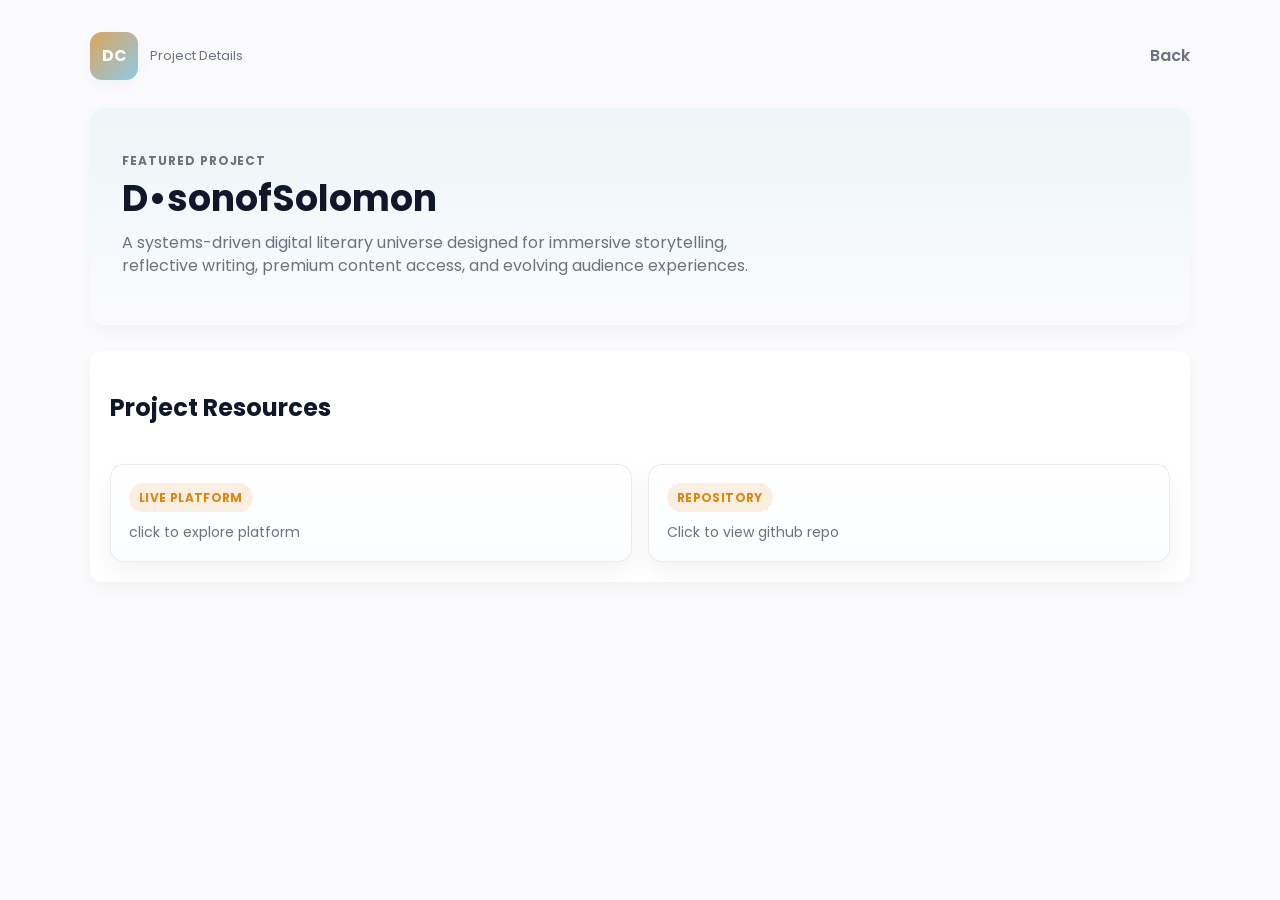
<file: dsonofsolomon-scroll.html>
<!DOCTYPE html>
<html lang="en">
  <head>
    <meta charset="UTF-8" />
    <meta name="viewport" content="width=device-width, initial-scale=1.0" />
    <title>Project Details</title>
    <meta
      name="description"
      content="TamNet project details, supporting links, and recruiter-facing resources."
    />
    <link rel="stylesheet" href="styles.css" />
  </head>

  <body>
    <div class="wrap">
      <header>
        <div class="brand">
          <div class="logo">DC</div>
          <div>
            
            <div style="font-size: 13px; color: var(--muted)">
               Project Details
            </div>
          </div>
        </div>
        <nav aria-label="Project navigation">
          <a href="index.html">Back</a>
        </nav>
      </header>

      <main>
        <section class="hero" aria-labelledby="tamnet-details-title">
          <div class="hero-left">
            <p class="eyebrow">Featured Project</p>
            <h1 id="tamnet-details-title">D•sonofSolomon</h1>
            <p>
                A systems-driven digital literary universe designed for
                immersive storytelling, reflective writing, premium content
                access, and evolving audience experiences.
            </p>
          </div>
        </section>

        <section class="section" aria-labelledby="resources-title">
          <div class="section-head">
            <div>
              <h2 id="resources-title">Project Resources</h2>
              <p class="small"></p>
            </div>
          </div>

          <div class="detail-grid" role="list">
            <a class="detail-card" href="https://dsonofsolomon.com">
              <span class="detail-type">Live Platform</span>
              <h3></h3>
              <p>click to explore platform</p>
            </a>

            <a class="detail-card" href="https://github.com/DSonOfSolomon/dsonofsolomon-scroll">
              <span class="detail-type">Repository</span>
              <h3></h3>
              <p>
                Click to view github repo
              </p>
            </a>
          </div>
        </section>
      </main>
    </div>

    <script src="scripts.js"></script>
  </body>
</html>
</file>
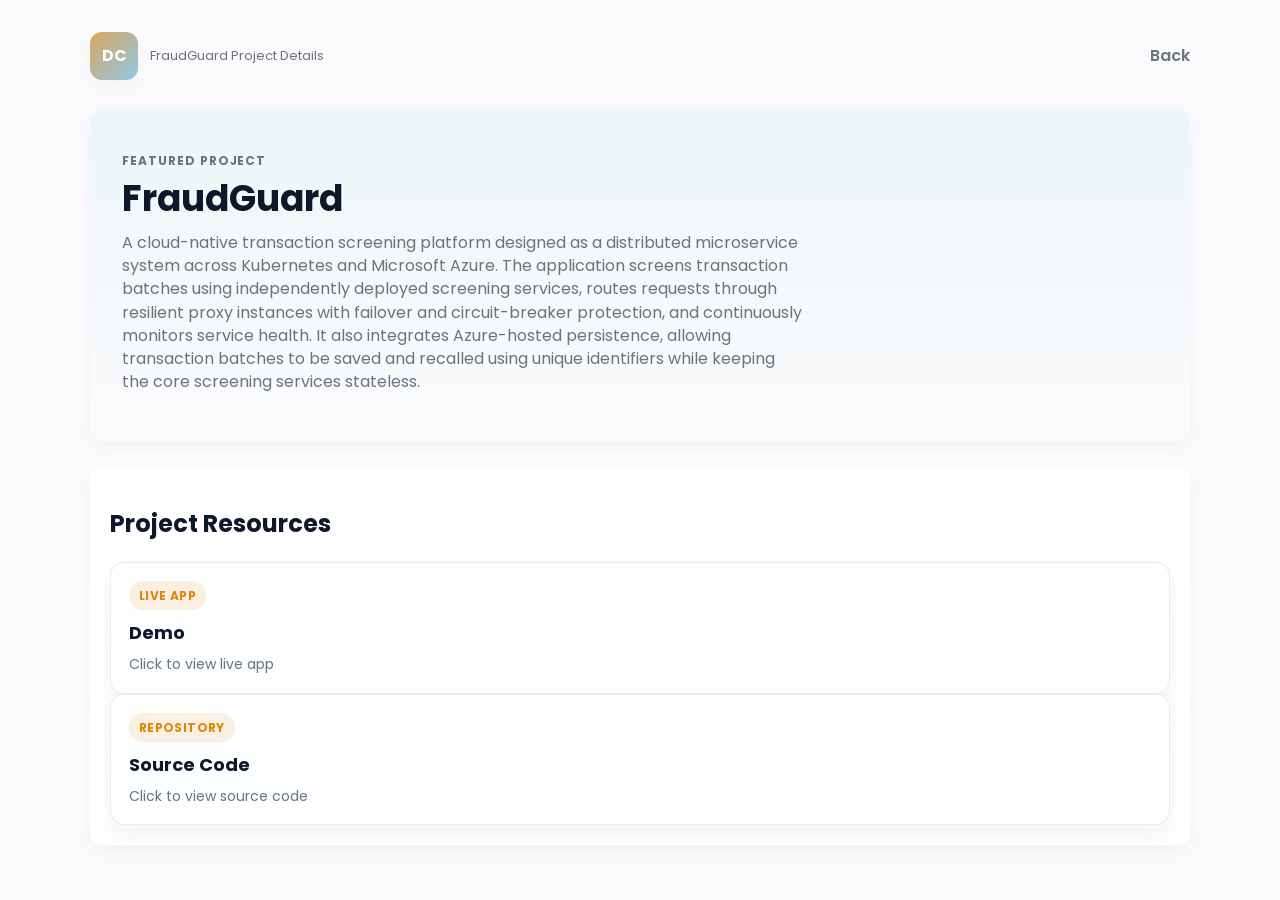
<file: fraudguard.html>
<!DOCTYPE html>
<html lang="en">
  <head>
    <meta charset="UTF-8" />
    <meta name="viewport" content="width=device-width, initial-scale=1.0" />
    <title>FraudGuard Project Details</title>
    <meta
      name="description"
      content="FraudGuard project details, supporting links, and recruiter-facing resources."
    />
    <link rel="stylesheet" href="styles.css" />
  </head>

  <body>
    <div class="wrap">
      <header>
        <div class="brand">
          <div class="logo">DC</div>
          <div>
            <div style="font-size: 13px; color: var(--muted)">
              FraudGuard Project Details
            </div>
          </div>
        </div>
        <nav aria-label="Project navigation">
          <a href="index.html">Back</a>
        </nav>
      </header>

      <main>
        <section class="hero" aria-labelledby="fraudguard-details-title">
          <div class="hero-left">
            <p class="eyebrow">Featured Project</p>
            <h1 id="fraudguard-details-title">FraudGuard</h1>
            <p>
                A cloud-native transaction screening platform designed as a distributed
    microservice system across Kubernetes and Microsoft Azure. The application
    screens transaction batches using independently deployed screening services,
    routes requests through resilient proxy instances with failover and
    circuit-breaker protection, and continuously monitors service health.
    It also integrates Azure-hosted persistence, allowing transaction batches
    to be saved and recalled using unique identifiers while keeping the core
    screening services stateless.
            </p>
          </div>
        </section>

        <section class="section" aria-labelledby="resources-title">
          <div class="section-head">
            <div>
              <h2 id="resources-title">Project Resources</h2>
              <p class="small">
               
              </p>
            </div>
          </div>

            <a class="detail-card" href="http://frontend40490439.qpc.qubcloud.uk/">
              <span class="detail-type">Live App</span>
              <h3>Demo</h3>
              <p>Click to view live app</p>
            </a>

            <a class="detail-card" href="https://github.com/DanielChioma/fraudguard-project">
              <span class="detail-type">Repository</span>
              <h3>Source Code</h3>
              <p>Click to view source code</p>
            </a>
            </a>
          </div>
        </section>
      </main>
    </div>

    <script src="scripts.js"></script>
  </body>
</html>
</file>
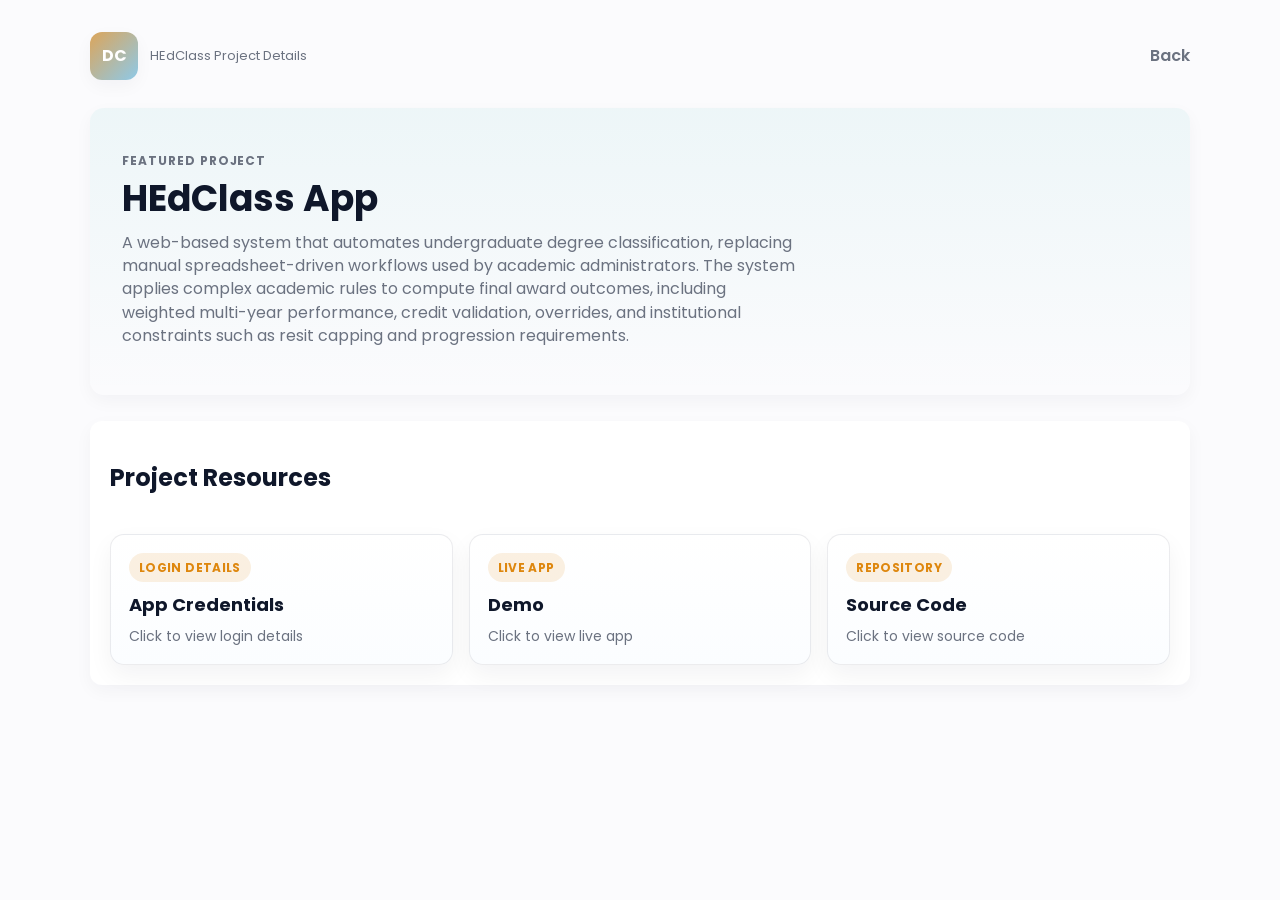
<file: hedclass-app-details.html>
<!DOCTYPE html>
<html lang="en">
  <head>
    <meta charset="UTF-8" />
    <meta name="viewport" content="width=device-width, initial-scale=1.0" />
    <title>Mood App Project Details</title>
    <meta
      name="description"
      content="Mood App project details, supporting links, and recruiter-facing resources."
    />
    <link rel="stylesheet" href="styles.css" />
  </head>

  <body>
    <div class="wrap">
      <header>
        <div class="brand">
          <div class="logo">DC</div>
          <div>
            <div style="font-size: 13px; color: var(--muted)">
              HEdClass Project Details
            </div>
          </div>
        </div>
        <nav aria-label="Project navigation">
          <a href="index.html">Back</a>
        </nav>
      </header>

      <main>
        <section class="hero" aria-labelledby="hedclass-app-details-title">
          <div class="hero-left">
            <p class="eyebrow">Featured Project</p>
            <h1 id="mood-app-details-title">HEdClass App</h1>
            <p>
                A web-based system that automates undergraduate degree
                classification, replacing manual spreadsheet-driven workflows
                used by academic administrators. The system applies complex
                academic rules to compute final award outcomes, including
                weighted multi-year performance, credit validation, overrides,
                and institutional constraints such as resit capping and
                progression requirements.
            </p>
          </div>
        </section>

        <section class="section" aria-labelledby="resources-title">
          <div class="section-head">
            <div>
              <h2 id="resources-title">Project Resources</h2>
              <p class="small">
               
              </p>
            </div>
          </div>

          <div class="detail-grid" role="list">
            <a class="detail-card" href="assets/hedclass-login-details.pdf">
                <span class="detail-type">Login Details</span>
                <h3>App Credentials</h3>
                <p>Click to view login details</p>
              </a>

            <a class="detail-card" href="https://hedclass.onrender.com">
              <span class="detail-type">Live App</span>
              <h3>Demo</h3>
              <p>Click to view live app</p>
            </a>

            <a class="detail-card" href="https://github.com/DSonOfSolomon/hedclass">
              <span class="detail-type">Repository</span>
              <h3>Source Code</h3>
              <p>Click to view source code</p>
            </a>
            </a>
          </div>
        </section>
      </main>
    </div>

    <script src="scripts.js"></script>
  </body>
</html>
</file>
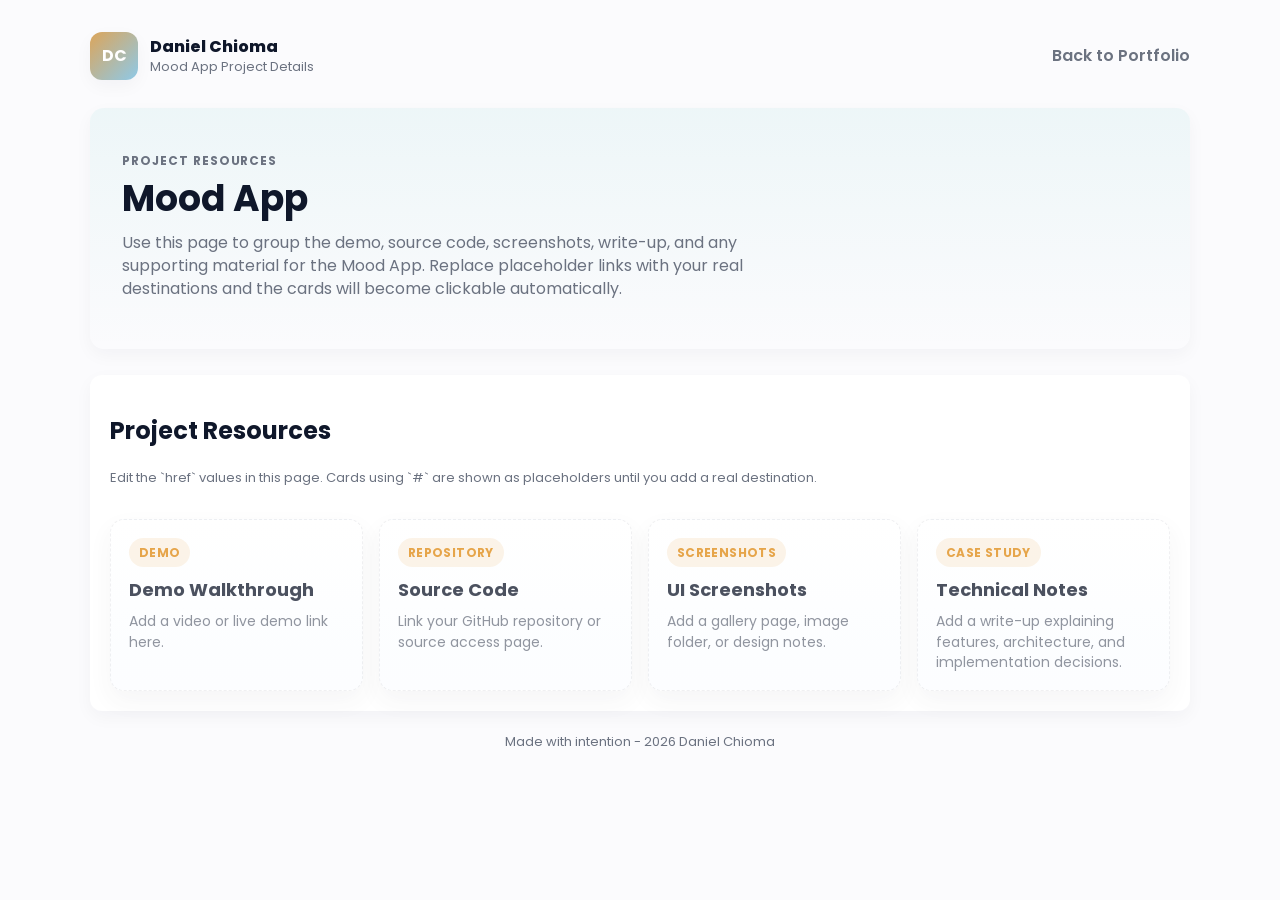
<file: mood-app-details.html>
<!DOCTYPE html>
<html lang="en">

<head>
    <meta charset="UTF-8">
    <meta name="viewport" content="width=device-width, initial-scale=1.0">
    <title>Mood App Project Details</title>
    <meta name="description" content="Mood App project details, supporting links, and recruiter-facing resources.">
    <link rel="stylesheet" href="styles.css">
</head>

<body>
    <div class="wrap">
        <header>
            <div class="brand">
                <div class="logo">DC</div>
                <div>
                    <div style="font-weight: 800">Daniel Chioma</div>
                    <div style="font-size:13px;color: var(--muted)">Mood App Project Details</div>
                </div>
            </div>
            <nav aria-label="Project navigation">
                <a href="index.html">Back to Portfolio</a>
            </nav>
        </header>

        <main>
            <section class="hero" aria-labelledby="mood-app-details-title">
                <div class="hero-left">
                    <p class="eyebrow">Project Resources</p>
                    <h1 id="mood-app-details-title">Mood App</h1>
                    <p>Use this page to group the demo, source code, screenshots, write-up, and any supporting material for the Mood App. Replace placeholder links with your real destinations and the cards will become clickable automatically.</p>
                </div>
            </section>

            <section class="section" aria-labelledby="resources-title">
                <div class="section-head">
                    <div>
                        <h2 id="resources-title">Project Resources</h2>
                        <p class="small">Edit the `href` values in this page. Cards using `#` are shown as placeholders until you add a real destination.</p>
                    </div>
                </div>

                <div class="detail-grid" role="list">
                    <a class="detail-card" href="#">
                        <span class="detail-type">Demo</span>
                        <h3>Demo Walkthrough</h3>
                        <p>Add a video or live demo link here.</p>
                    </a>

                    <a class="detail-card" href="#">
                        <span class="detail-type">Repository</span>
                        <h3>Source Code</h3>
                        <p>Link your GitHub repository or source access page.</p>
                    </a>

                    <a class="detail-card" href="#">
                        <span class="detail-type">Screenshots</span>
                        <h3>UI Screenshots</h3>
                        <p>Add a gallery page, image folder, or design notes.</p>
                    </a>

                    <a class="detail-card" href="#">
                        <span class="detail-type">Case Study</span>
                        <h3>Technical Notes</h3>
                        <p>Add a write-up explaining features, architecture, and implementation decisions.</p>
                    </a>
                </div>
            </section>

            <footer>
                <div>Made with intention - <span id="year"></span> Daniel Chioma</div>
            </footer>
        </main>
    </div>

    <script src="scripts.js"></script>
</body>

</html>
</file>
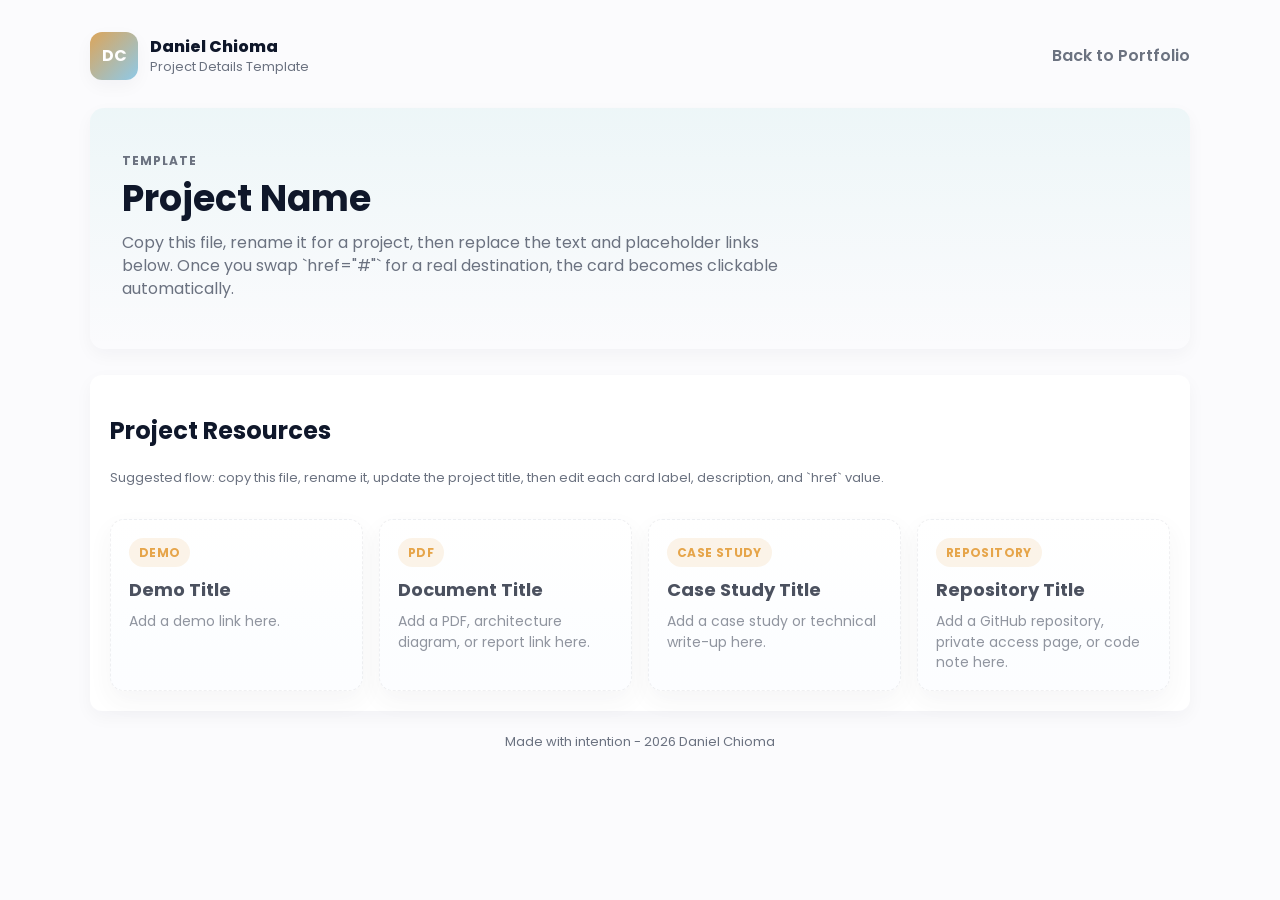
<file: project-details-template.html>
<!DOCTYPE html>
<html lang="en">

<head>
    <meta charset="UTF-8">
    <meta name="viewport" content="width=device-width, initial-scale=1.0">
    <title>Project Details Template</title>
    <meta name="description" content="Reusable template for project detail pages in Daniel Chioma's portfolio.">
    <link rel="stylesheet" href="styles.css">
</head>

<body>
    <div class="wrap">
        <header>
            <div class="brand">
                <div class="logo">DC</div>
                <div>
                    <div style="font-weight: 800">Daniel Chioma</div>
                    <div style="font-size:13px;color: var(--muted)">Project Details Template</div>
                </div>
            </div>
            <nav aria-label="Project navigation">
                <a href="index.html">Back to Portfolio</a>
            </nav>
        </header>

        <main>
            <section class="hero" aria-labelledby="template-title">
                <div class="hero-left">
                    <p class="eyebrow">Template</p>
                    <h1 id="template-title">Project Name</h1>
                    <p>Copy this file, rename it for a project, then replace the text and placeholder links below. Once you swap `href="#"` for a real destination, the card becomes clickable automatically.</p>
                </div>
            </section>

            <section class="section" aria-labelledby="template-resources-title">
                <div class="section-head">
                    <div>
                        <h2 id="template-resources-title">Project Resources</h2>
                        <p class="small">Suggested flow: copy this file, rename it, update the project title, then edit each card label, description, and `href` value.</p>
                    </div>
                </div>

                <div class="detail-grid" role="list">
                    <a class="detail-card" href="#">
                        <span class="detail-type">Demo</span>
                        <h3>Demo Title</h3>
                        <p>Add a demo link here.</p>
                    </a>

                    <a class="detail-card" href="#">
                        <span class="detail-type">PDF</span>
                        <h3>Document Title</h3>
                        <p>Add a PDF, architecture diagram, or report link here.</p>
                    </a>

                    <a class="detail-card" href="#">
                        <span class="detail-type">Case Study</span>
                        <h3>Case Study Title</h3>
                        <p>Add a case study or technical write-up here.</p>
                    </a>

                    <a class="detail-card" href="#">
                        <span class="detail-type">Repository</span>
                        <h3>Repository Title</h3>
                        <p>Add a GitHub repository, private access page, or code note here.</p>
                    </a>
                </div>
            </section>

            <footer>
                <div>Made with intention - <span id="year"></span> Daniel Chioma</div>
            </footer>
        </main>
    </div>

    <script src="scripts.js"></script>
</body>

</html>
</file>
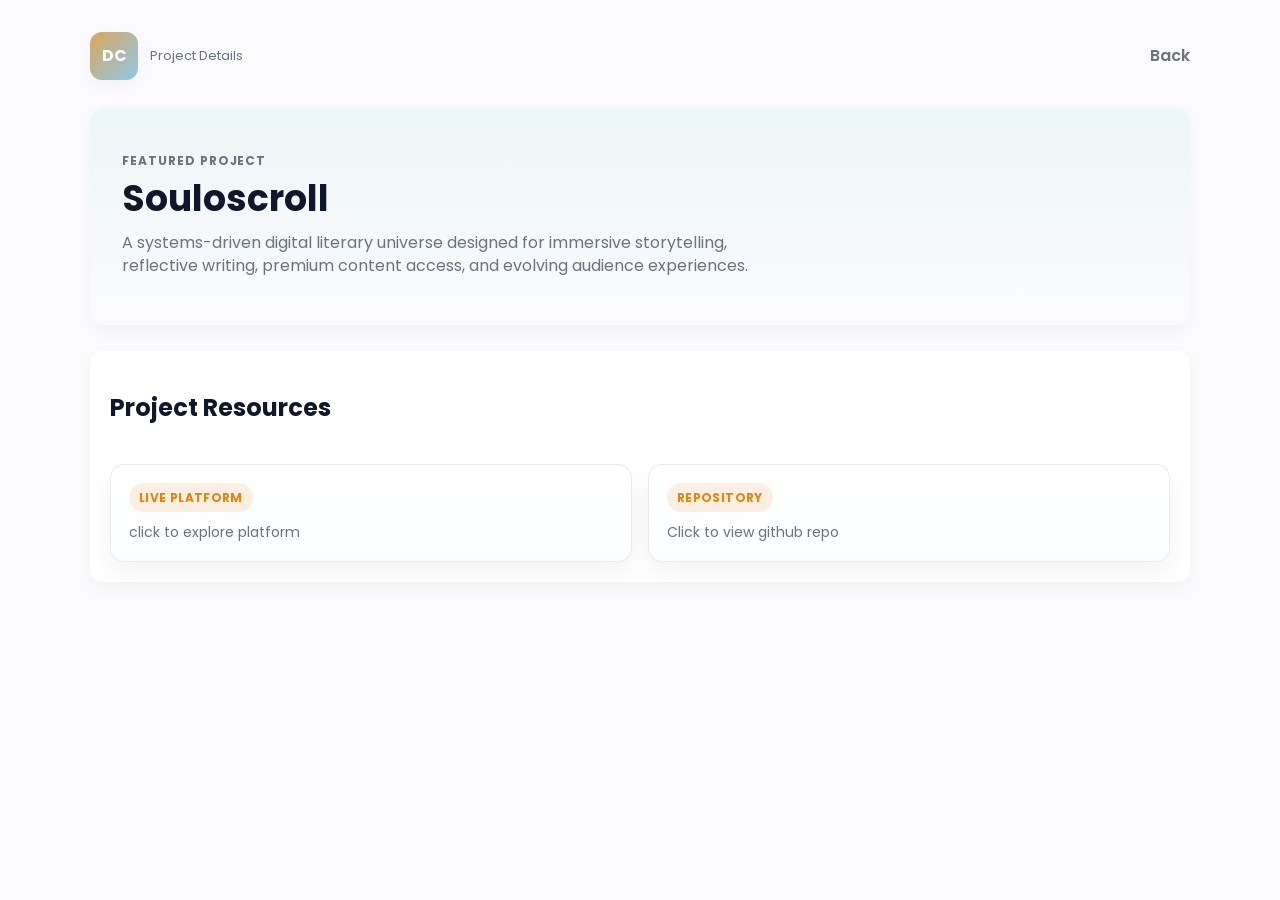
<file: souloscroll.html>
<!DOCTYPE html>
<html lang="en">
  <head>
    <meta charset="UTF-8" />
    <meta name="viewport" content="width=device-width, initial-scale=1.0" />
    <title>Project Details</title>
    <meta
      name="description"
      content="TamNet project details, supporting links, and recruiter-facing resources."
    />
    <link rel="stylesheet" href="styles.css" />
  </head>

  <body>
    <div class="wrap">
      <header>
        <div class="brand">
          <div class="logo">DC</div>
          <div>
            
            <div style="font-size: 13px; color: var(--muted)">
               Project Details
            </div>
          </div>
        </div>
        <nav aria-label="Project navigation">
          <a href="index.html">Back</a>
        </nav>
      </header>

      <main>
        <section class="hero" aria-labelledby="tamnet-details-title">
          <div class="hero-left">
            <p class="eyebrow">Featured Project</p>
            <h1 id="tamnet-details-title">Souloscroll</h1>
            <p>
                A systems-driven digital literary universe designed for
                immersive storytelling, reflective writing, premium content
                access, and evolving audience experiences.
            </p>
          </div>
        </section>

        <section class="section" aria-labelledby="resources-title">
          <div class="section-head">
            <div>
              <h2 id="resources-title">Project Resources</h2>
              <p class="small"></p>
            </div>
          </div>

          <div class="detail-grid" role="list">
            <a class="detail-card" href="https://dsonofsolomon.com">
              <span class="detail-type">Live Platform</span>
              <h3></h3>
              <p>click to explore platform</p>
            </a>

            <a class="detail-card" href="https://github.com/DSonOfSolomon/dsonofsolomon-scroll">
              <span class="detail-type">Repository</span>
              <h3></h3>
              <p>
                Click to view github repo
              </p>
            </a>
          </div>
        </section>
      </main>
    </div>

    <script src="scripts.js"></script>
  </body>
</html>
</file>
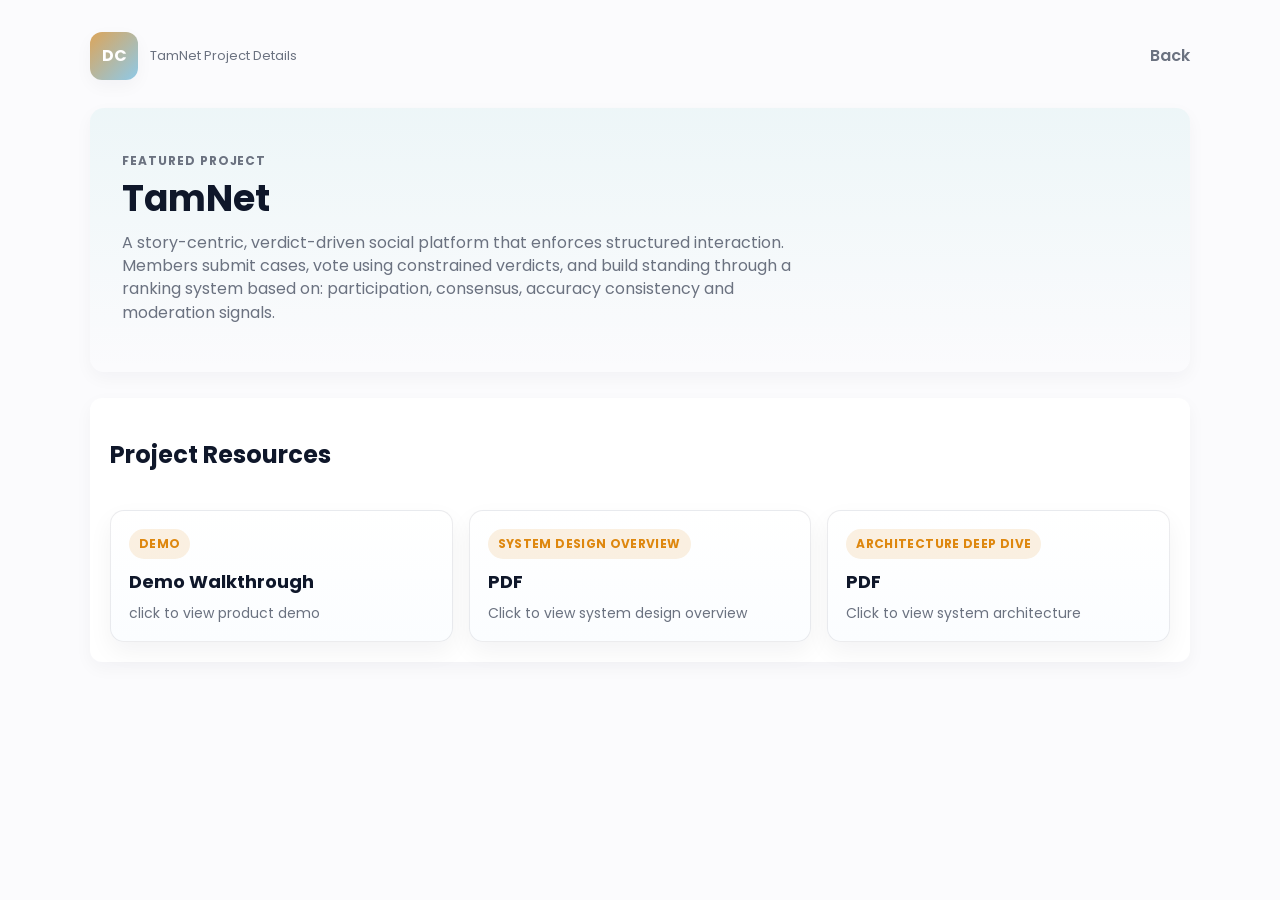
<file: tamnet-details.html>
<!DOCTYPE html>
<html lang="en">
  <head>
    <meta charset="UTF-8" />
    <meta name="viewport" content="width=device-width, initial-scale=1.0" />
    <title>TamNet Project Details</title>
    <meta
      name="description"
      content="TamNet project details, supporting links, and recruiter-facing resources."
    />
    <link rel="stylesheet" href="styles.css" />
  </head>

  <body>
    <div class="wrap">
      <header>
        <div class="brand">
          <div class="logo">DC</div>
          <div>
            
            <div style="font-size: 13px; color: var(--muted)">
              TamNet Project Details
            </div>
          </div>
        </div>
        <nav aria-label="Project navigation">
          <a href="index.html">Back</a>
        </nav>
      </header>

      <main>
        <section class="hero" aria-labelledby="tamnet-details-title">
          <div class="hero-left">
            <p class="eyebrow">Featured Project</p>
            <h1 id="tamnet-details-title">TamNet</h1>
            <p>
              A story-centric, verdict-driven social platform that enforces
              structured interaction. Members submit cases, vote using
              constrained verdicts, and build standing through a ranking system
              based on: participation, consensus, accuracy consistency and
              moderation signals.
            </p>
          </div>
        </section>

        <section class="section" aria-labelledby="resources-title">
          <div class="section-head">
            <div>
              <h2 id="resources-title">Project Resources</h2>
              <p class="small"></p>
            </div>
          </div>

          <div class="detail-grid" role="list">
            <a class="detail-card" href="https://youtu.be/GGMw0fSZBKA">
              <span class="detail-type">Demo</span>
              <h3>Demo Walkthrough</h3>
              <p>click to view product demo</p>
            </a>

            <a class="detail-card" href="assets/tn–system-design-overview.pdf">
              <span class="detail-type">System Design Overview</span>
              <h3>PDF</h3>
              <p>
                Click to view system design overview
              </p>
            </a>

            <a class="detail-card" href="assets/architecture.pdf">
              <span class="detail-type">architecture deep dive</span>
              <h3>PDF</h3>
              <p>
                Click to view system architecture
              </p>
            </a>
          </div>
        </section>
      </main>
    </div>

    <script src="scripts.js"></script>
  </body>
</html>
</file>
<file: styles.css>
@import url("https://fonts.googleapis.com/css2?family=Poppins:wght@400;500;600;700;800&display=swap");

:root{
    --bg: #fbfbfd;
    --card: #ffffff;
    --card-soft: #fbfdff;
    --panel: #f7fafc;
    --muted:#6b7280;
    --accent:#de870e;
    --accent-soft: rgba(222, 135, 14, 0.12);
    --text:#0f172a;
    --border: rgba(15, 23, 42, 0.08);
    --border-soft: rgba(2, 6, 23, 0.06);
    --glass: rgba(15,23,42,0.04);
    --overlay: rgba(0,0,0,0.6);
    --hero-tint: rgba(14,165,164,0.06);
    --brand-surface-start: #dca55a;
    --brand-surface-end: #8ec9e8;
    --brand-surface-wash: rgba(255,255,255,0.2);
    --radius:14px;
    --max:1100px;
    --ff-sans: "Poppins", "Segoe UI", sans-serif;
  }

  @media (prefers-color-scheme: dark){
    :root{
      --bg: #0b1020;
      --card: #121a2b;
      --card-soft: #162033;
      --panel: #0f1726;
      --muted: #9aa7bd;
      --text: #edf2fb;
      --border: rgba(148, 163, 184, 0.18);
      --border-soft: rgba(148, 163, 184, 0.16);
      --glass: rgba(2, 6, 23, 0.34);
      --overlay: rgba(2, 6, 23, 0.78);
      --hero-tint: rgba(125, 211, 252, 0.08);
      --accent-soft: rgba(222, 135, 14, 0.2);
      --brand-surface-start: #9b7749;
      --brand-surface-end: #5f8faa;
      --brand-surface-wash: rgba(255,255,255,0.08);
    }
  }

  *{
    box-sizing: border-box;
  }
  html,body{
    height: 100%;
  }
  body{
    margin: 0;
    font-family: var(--ff-sans);
    background: var(--bg);
    color: var(--text);
    -webkit-font-smoothing: antialiased;
    -moz-osx-font-smoothing: grayscale;
    line-height: 1.45;
    padding: 32px 20px;
    display: flex;
    justify-content: center;
  }

  .wrap{
    width: 100%;
    max-width: var(--max);
  }
  header{
    display: flex;
    align-items: center;
    justify-content: space-between;
    margin-bottom: 28px;

  }

  .brand{
    display: flex;
    gap: 12px;
    align-items: center;
  }
  

  .logo{
    width: 48px;
    height: 48px;
    border-radius: 12px;
    background: linear-gradient(135deg, var(--brand-surface-start), var(--brand-surface-end));
    display: flex;
    align-items: center;
    justify-content: center;
    color: white;
    font-weight: 700;
    font-size: 16px;
    box-shadow: 0 6px 18px var(--glass);
  }

  .social-icons{
    margin-top: 4px;
    display: flex;
    gap: 6px;
    align-items: center;

  }

  .social-icons a{
    display: inline-flex;
    align-items: center;
    justify-content: center;
    width: 24px;
    height: 24px;
    text-decoration: none;
  }

  .social-icons a img{
    display: block;
    width: 18px;
    height: 18px;
    object-fit: contain;
    opacity: 1;
  }

  @media (prefers-color-scheme: dark){
    .social-icons a img{
      filter: brightness(0) invert(1);
    }
  }

  nav a {
    margin-left: 18px;
    text-decoration: none;
    color: var(--muted);
    font-weight: 600;

  }

  nav a:hover{
    color: var(--text);
  }

.hero{
  background: linear-gradient(180deg, var(--hero-tint), transparent);
  padding: 32px;
  border-radius: var(--radius);
  display: flex;
  gap: 28px;
  align-items: center;
  margin-bottom: 26px;
  box-shadow: 0 6px 18px var(--glass);
}

.hero-left{
  flex: 1;
}
.hero h1{
  margin: 0;
  font-size: 36px;
  line-height: 1.1;
}
.hero p{
  margin-top: 12px;
  color: var(--muted);
  max-width: 68ch;
}

.eyebrow{
  display: inline-block;
  margin: 0 0 10px 0;
  font-size: 12px;
  font-weight: 700;
  letter-spacing: 0.08em;
  text-transform: uppercase;
  color: var(--accent);
}

.cta{
  margin-top: 16px;
  display: flex;
  gap: 12px;
}

.btn, .btn-primary, .btn-ghost{
  text-decoration: none;
  display: inline-block;
  padding: 10px 14px;
  line-height: 1.2;
  font-size: 14px;
  text-align: center;
  border-radius: 10px;
  border: 0;
  font-weight: 700;
  cursor: pointer;
  background: var(--accent);
  color: white;
}

.btn-ghost{
  background: transparent;
  border: 1px solid var(--border-soft);
  color: var(--text);
}

.section{
  background: var(--card);
  padding: 20px;
  border-radius: 12px;
  box-shadow: 0 6px 18px var(--glass);
}

.section-head{
  display: flex;
  justify-content: space-between;
  align-items: flex-start;
  gap: 16px;
}
.projects-grid{
  display: grid;
  grid-template-columns: repeat(auto-fit, minmax(220px, 1fr));gap: 16px;margin-top: 14px
}
.proj{
  padding:14px;
  border-radius: 12px;
  background: linear-gradient(180deg, var(--card), var(--card-soft));
  box-shadow: 0 6px 18px var(--glass);
  border: 1px solid var(--border-soft);
}

.project-carousel{
  position: relative;
  border-radius: 10px;
  overflow: hidden;
  background: var(--panel);
}

.carousel-track{
  position: relative;
  aspect-ratio: 4 / 3;
  cursor: zoom-in;
}

.carousel-image{
  position: absolute;
  inset: 0;
  width: 100%;
  height: 100%;
  max-height: 300px;
  object-fit: contain;
  border-radius: 8px;
  display: block;
  opacity: 0;
  transition: opacity 160ms ease;
  pointer-events: none;
}

.carousel-image.is-active{
  opacity: 1;
  pointer-events: auto;
}

.carousel-image:focus-visible{
  outline: 2px solid rgba(222, 135, 14, 0.9);
  outline-offset: -2px;
}

.carousel-track:focus-visible{
  outline: 2px solid rgba(222, 135, 14, 0.9);
  outline-offset: -2px;
}

.carousel-control{
  position: absolute;
  top: 50%;
  transform: translateY(-50%);
  width: 34px;
  height: 34px;
  border: 0;
  border-radius: 999px;
  background: rgba(15, 23, 42, 0.72);
  color: white;
  font-size: 22px;
  line-height: 1;
  display: flex;
  align-items: center;
  justify-content: center;
  cursor: pointer;
  z-index: 1;
}

.carousel-prev{
  left: 10px;
}

.carousel-next{
  right: 10px;
}

.carousel-dots{
  position: absolute;
  left: 50%;
  bottom: 10px;
  transform: translateX(-50%);
  display: flex;
  gap: 8px;
  z-index: 1;
}

.carousel-dot{
  width: 10px;
  height: 10px;
  border-radius: 999px;
  border: 0;
  background: rgba(255, 255, 255, 0.55);
  cursor: pointer;
}

.carousel-dot.is-active{
  background: white;
}

.project-carousel:hover .carousel-control{
  background: rgba(15, 23, 42, 0.86);
}
.proj h3{
  margin: 10px 0 6px 0;
  font-size: 16px;
}
.proj p{
  margin: 0;
  color: var(--muted);
  font-size: 14px;
}

.tags{
  display: flex;
  gap: 8px;
  flex-wrap: wrap;
  margin-top: 10px;
}
.tag{
  font-size: 12px;
  padding: 6px 8px;
  border-radius: 8px;
  background: var(--border-soft);
}

.skill{
  margin-bottom: 12px;
}

.skill .label{
  display: flex;
  justify-content: space-between;
  font-weight: 700;
  font-size: 13px;
}

.bar{
  height: 10px;
  background: rgba(2, 6, 23, 0.06);
  border-radius: 8px;
  overflow: hidden;
  margin-top: 6px;
}
.bar > i{
  display: block;
  height: 100%;
  background: linear-gradient(90deg, var(--accent), #7dd3fc);
}

form{
  display: flex;
  flex-direction: column;
  gap: 10px;
}


input, textarea{
  padding: 10px;
  border-radius: 8px;
  border: 1px solid var(--border-soft);
  background: var(--card);
  color: var(--text);
  font-size: 14px;
}

textarea {
  min-height: 110px;
  resize: vertical;
}
.small{
  font-size: 13px;
  color: var(--muted);
}
footer{
  margin: 22px;
  text-align: center;
  color: var(--muted);
  font-size: 13px;
}

.grid{
  display: grid;
  grid-template-columns: minmax(0, 2fr) minmax(280px, 1fr);
  gap: 18px;
  align-items: start;
}

.modal  {
  display: none;
  position: fixed;
  top: 0; left: 0;
  width: 100%; height: 100%;
  background: var(--overlay);
  justify-content: center;
  align-items: center;
  z-index: 100;
}
.modal-content {
  background: var(--card);
  padding: 24px;
  border-radius: 14px;
  width: 90%;
  max-width: 480px;
  box-shadow: 0 10px 30px rgba(0,0,0,0.3);
  border: 1px solid var(--border);
}

.image-modal{
  padding: 24px;
}

.image-modal-content{
  position: relative;
  width: min(100%, 980px);
  max-height: calc(100vh - 48px);
  display: flex;
  flex-direction: column;
  align-items: center;
  gap: 12px;
}

.image-modal-content img{
  width: 100%;
  max-width: 980px;
  max-height: calc(100vh - 120px);
  object-fit: contain;
  border-radius: 14px;
  background: var(--card);
  box-shadow: 0 18px 46px rgba(0, 0, 0, 0.34);
}

.image-modal-close{
  position: absolute;
  top: 10px;
  right: 10px;
  width: 38px;
  height: 38px;
  border: 0;
  border-radius: 999px;
  background: rgba(15, 23, 42, 0.76);
  color: white;
  font-size: 24px;
  line-height: 1;
  cursor: pointer;
}

.image-modal-nav{
  position: absolute;
  top: 50%;
  transform: translateY(-50%);
  width: 48px;
  height: 48px;
  border: 0;
  border-radius: 999px;
  background: rgba(15, 23, 42, 0.76);
  color: white;
  font-size: 30px;
  line-height: 1;
  cursor: pointer;
  z-index: 1;
}

.image-modal-prev{
  left: 14px;
}

.image-modal-next{
  right: 14px;
}

#image-modal-caption{
  margin: 0;
  padding: 6px 12px;
  border-radius: 999px;
  background: color-mix(in srgb, var(--card) 92%, transparent);
  color: var(--text);
}
.modal-close {
  float: right;
  cursor: pointer;
  font-weight: bold;
  font-size: 18px;
}

@media (max-width:880px){
  .grid{
    grid-template-columns:1fr}
  header{flex-direction:column;gap:12px;align-items:flex-start}
  .hero{flex-direction:column}
  .carousel-control{
    width: 30px;
    height: 30px;
    font-size: 20px;
  }
  .image-modal-nav{
    width: 40px;
    height: 40px;
    font-size: 26px;
  }
  .experience-heading{
    flex-direction: column;
    gap: 4px;
    align-items: flex-start;
  }
}


.skills-groups {
  display: grid;
  gap: 16px;
  margin-top: 12px;
}

.skills-group h3 {
  margin: 0 0 6px 0;
  font-size: 14px;
}

.skills-group ul {
  margin: 0;
  padding-left: 18px;
  color: var(--muted);
  font-size: 14px;
}

.skills-group li {
  margin-bottom: 4px;
}


.skills-inline p {
  margin: 0 0 12px 0;
  font-size: 14px;
  color: var(--muted);
}

.skills-inline strong {
  color: var(--text);
  font-weight: 700;
}
.skills-inline p {
  background: var(--brand-surface-wash);
  padding: 8px 12px;
  border-radius: 8px;
  margin-bottom: 8px;
  color: white;       
}

.skills-inline p:last-child{
  margin-bottom: 0;
}

.skills-card {
  background: linear-gradient(135deg, var(--brand-surface-start), color-mix(in srgb, var(--brand-surface-end) 78%, var(--card) 22%) 72%, color-mix(in srgb, var(--brand-surface-end) 46%, var(--card) 54%) 100%);
  border-radius: 12px;
  padding: 20px;
  color: white; 
  box-shadow: 0 6px 18px var(--glass);
  display: block;       
  width: 100%;          
  max-width: var(--max); 
}
.skill {
  margin-bottom: 12px;
}

.skill .label {
  font-weight: 700;
  font-size: 14px;
  margin-bottom: 4px;
  color: var(--text);
}

.bar {
  height: 12px;
  border-radius: 10px;
  background: rgba(2, 6, 23, 0.06); 
  overflow: hidden;
}

.bar > i {
  display: block;
  height: 100%;
  border-radius: 10px;
  background: linear-gradient(90deg, var(--accent), #7dd3fc); 
}

.proj-link a{
  padding: 7px 14px;
  border-radius: 20px;
}

.proj-link{
  display: flex;
  flex-wrap: wrap;
  gap: 8px;
  align-items: center;
  margin-top: 12px;
}

.experience-section{
  margin-top: 34px;
}

.experience-section h2{
  margin: 0 0 16px 0;
}

.experience-list{
  display: grid;
  gap: 16px;
}

.experience-card{
  padding: 22px 20px;
  border-radius: 20px;
  background: linear-gradient(180deg, var(--card), var(--card-soft));
  border: 1px solid var(--border);
  box-shadow: 0 6px 18px var(--glass);
}

.experience-heading{
  display: flex;
  flex-wrap: wrap;
  align-items: baseline;
  gap: 10px;
  margin-bottom: 12px;
}

.experience-heading h3{
  margin: 0;
  color: var(--text);
  font-size: 17px;
  font-weight: 800;
  letter-spacing: 0.01em;
  text-transform: uppercase;
}

.experience-role{
  color: #5d7dff;
  font-size: 16px;
  font-weight: 600;
}

.experience-copy{
  margin: 0;
  color: var(--muted);
  font-size: 15px;
  line-height: 1.6;
  max-width: 58ch;
}

.experience-meta{
  display: flex;
  flex-wrap: wrap;
  gap: 18px;
  margin-top: 16px;
  color: var(--muted);
  font-size: 14px;
}

.proj-note{
  font-size: 13px;
  color: var(--muted);
}

.detail-grid{
  display: grid;
  grid-template-columns: repeat(auto-fit, minmax(220px, 1fr));
  gap: 16px;
  margin-top: 18px;
}

.detail-card{
  display: block;
  padding: 18px;
  border-radius: 14px;
  background: linear-gradient(180deg, var(--card), var(--card-soft));
  border: 1px solid var(--border);
  box-shadow: 0 10px 24px rgba(15, 23, 42, 0.05);
  text-decoration: none;
  color: var(--text);
  transition: transform 120ms ease, box-shadow 120ms ease, border-color 120ms ease;
}

.detail-card:hover{
  transform: translateY(-2px);
  box-shadow: 0 14px 30px rgba(15, 23, 42, 0.08);
  border-color: rgba(222, 135, 14, 0.35);
}

.detail-card h3{
  margin: 10px 0 8px 0;
  font-size: 18px;
}

.detail-card p{
  margin: 0;
  font-size: 14px;
  color: var(--muted);
}

.detail-type{
  display: inline-block;
  padding: 6px 10px;
  border-radius: 999px;
  background: var(--accent-soft);
  color: var(--accent);
  font-size: 12px;
  font-weight: 700;
  letter-spacing: 0.03em;
  text-transform: uppercase;
}

.placeholder-card{
  opacity: 0.75;
  border-style: dashed;
  cursor: default;
}

.placeholder-card:hover{
  transform: none;
  box-shadow: 0 10px 24px rgba(15, 23, 42, 0.05);
  border-color: var(--border);
}

#form-status{
  min-height: 18px;
  margin: 0;
}

@media (max-width:880px){
  .hero h1{
    font-size: 30px;
    max-width: none;
  }
}
</file>
